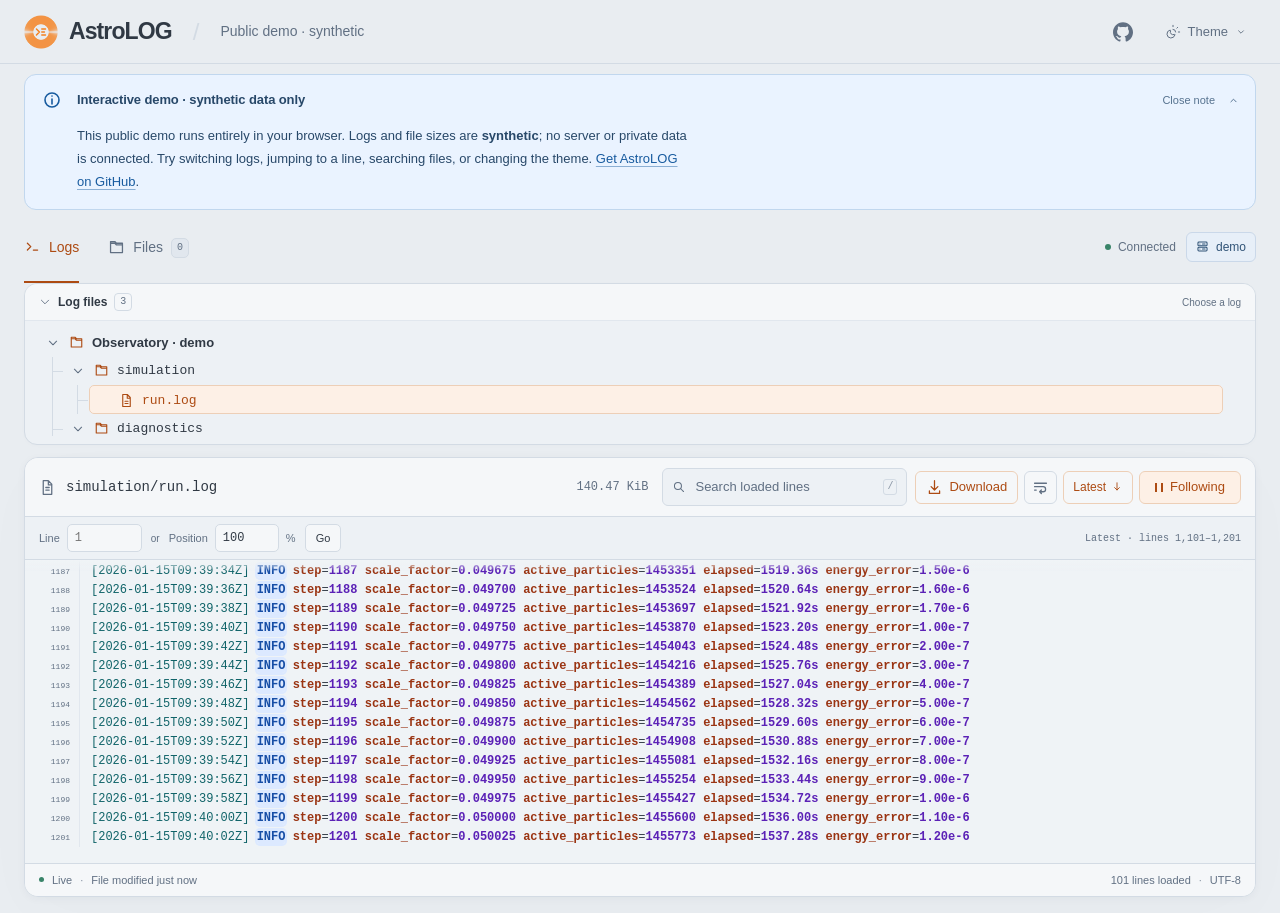
<file: docs/index.html>
<!doctype html>
<html lang="en" data-theme="light">
<head>
  <meta charset="utf-8">
  <meta name="viewport" content="width=device-width, initial-scale=1">
  <meta name="theme-color" content="#e9edf1">
  <meta name="astrolog-ui-version" content="0.4.2">
  <script src="./static/theme.js"></script>
  <title>AstroLOG · Interactive demo</title>
  <link rel="icon" href="./favicon.ico?v=20261023-brand2" type="image/x-icon">
  <link rel="icon" href="./favicon-32.png?v=20261023-brand2" type="image/png" sizes="32x32">
  <link rel="icon" href="./astrolog-mark.svg?v=20261023-brand2" type="image/svg+xml" sizes="any">
  <link rel="apple-touch-icon" href="./apple-touch-icon.png?v=20261023-brand2" sizes="180x180">
  <link rel="stylesheet" href="./styles.css">
  <meta name="description" content="Try AstroLOG: a live log viewer. This interactive demo uses synthetic data entirely in your browser.">
  <script src="./demo-adapter.js" defer></script>
  <script src="./app.js" defer></script>
</head>
<body>
  <!-- This is deliberately synthetic. Protected logs are never loaded behind the gate. -->
  <div id="placeholder-workspace" class="placeholder-workspace" aria-hidden="true" inert>
    <div class="placeholder-header"><span class="placeholder-brand"><img src="./astrolog-mark.svg?v=20261023-brand2" alt="" width="34" height="34"></span><span class="placeholder-block short"></span><span class="placeholder-block tiny"></span></div>
    <div class="placeholder-body"><div class="placeholder-tabs"><span class="placeholder-block tiny"></span><span class="placeholder-block tiny"></span></div><div class="placeholder-terminal"><div class="placeholder-toolbar"><span class="placeholder-block short"></span></div><div class="placeholder-lines"><i></i><i></i><i></i><i></i><i></i><i></i><i></i><i></i><i></i><i></i><i></i><i></i><i></i><i></i><i></i><i></i><i></i><i></i></div></div></div>
  </div>

  <section id="auth-gate" class="auth-gate" aria-label="Workspace access">
    <div class="auth-card">
      <div class="auth-brand"><span class="brand-icon" aria-hidden="true"><img src="./astrolog-mark.svg?v=20261023-brand2" alt="" width="34" height="34"></span><span>AstroLOG</span></div>
      <h1>Your logs, in focus.</h1>
      <p class="auth-description" id="auth-description">Checking workspace access…</p>
      <form id="auth-form" autocomplete="off">
        <label for="auth-token">Access passphrase</label>
        <input id="auth-token" name="token" type="password" autocomplete="off" spellcheck="false" placeholder="Enter your passphrase" required>
        <div id="auth-error" class="auth-error" role="alert" hidden></div>
        <button id="auth-submit" class="auth-submit" type="submit" disabled><span>Open workspace</span><svg viewBox="0 0 20 20" aria-hidden="true"><path d="M4 10h12m-5-5 5 5-5 5"/></svg></button>
      </form>
      <div class="auth-footnote"><svg viewBox="0 0 20 20" aria-hidden="true"><rect x="4" y="8" width="12" height="9" rx="2"/><path d="M6.5 8V5.5a3.5 3.5 0 0 1 7 0V8"/></svg>Private workspace · Read-only access</div>
      <label class="auth-theme-toggle"><select id="auth-theme-mode" aria-label="Appearance"><option value="auto">System</option><option value="light">Light</option><option value="dark">Dark</option></select></label>
    </div>
  </section>

  <div id="workspace" class="workspace" hidden>
    <header class="topbar">
      <a class="brand" href="./" aria-label="AstroLOG home"><span class="brand-icon" aria-hidden="true"><img src="./astrolog-mark.svg?v=20261023-brand2" alt="" width="34" height="34"></span><span id="brand-title">AstroLOG</span></a>
      <span class="project-divider" aria-hidden="true">/</span><span id="project-title" class="project-title">Workspace</span>
      <div class="topbar-actions"><a class="source-link" href="https://github.com/DingdingLuan/AstroLOG" target="_blank" rel="noopener noreferrer" title="View source on GitHub" aria-label="View source on GitHub"><svg class="github-mark" data-brand="github" viewBox="0 0 98 96" aria-hidden="true"><path d="M41.4395 69.3848C28.8066 67.8535 19.9062 58.7617 19.9062 46.9902C19.9062 42.2051 21.6289 37.0371 24.5 33.5918C23.2559 30.4336 23.4473 23.7344 24.8828 20.959C28.7109 20.4805 33.8789 22.4902 36.9414 25.2656C40.5781 24.1172 44.4062 23.543 49.0957 23.543C53.7852 23.543 57.6133 24.1172 61.0586 25.1699C64.0254 22.4902 69.2891 20.4805 73.1172 20.959C74.457 23.543 74.6484 30.2422 73.4043 33.4961C76.4668 37.1328 78.0937 42.0137 78.0937 46.9902C78.0937 58.7617 69.1934 67.6621 56.3691 69.2891C59.623 71.3945 61.8242 75.9883 61.8242 81.252L61.8242 91.2051C61.8242 94.0762 64.2168 95.7031 67.0879 94.5547C84.4102 87.9512 98 70.6289 98 49.1914C98 22.1074 75.9883 6.69539e-07 48.9043 4.309e-07C21.8203 1.92261e-07 -1.9479e-07 22.1074 -4.3343e-07 49.1914C-6.20631e-07 70.4375 13.4941 88.0469 31.6777 94.6504C34.2617 95.6074 36.75 93.8848 36.75 91.3008L36.75 83.6445C35.4102 84.2188 33.6875 84.6016 32.1562 84.6016C25.8398 84.6016 22.1074 81.1563 19.4277 74.7441C18.375 72.1602 17.2266 70.6289 15.0254 70.3418C13.877 70.2461 13.4941 69.7676 13.4941 69.1934C13.4941 68.0449 15.4082 67.1836 17.3223 67.1836C20.0977 67.1836 22.4902 68.9063 24.9785 72.4473C26.8926 75.2227 28.9023 76.4668 31.2949 76.4668C33.6875 76.4668 35.2187 75.6055 37.4199 73.4043C39.0469 71.7773 40.291 70.3418 41.4395 69.3848Z"/></svg></a><label class="theme-toggle"><svg id="theme-icon" viewBox="0 0 20 20" aria-hidden="true"><rect x="2" y="3" width="16" height="11" rx="2"/><path d="M7 18h6m-3-4v4"/></svg><select id="theme-mode" aria-label="Appearance"><option value="auto">System</option><option value="light">Light</option><option value="dark">Dark</option></select></label><span id="auth-divider" class="action-divider"></span><button id="logout-button" class="logout-button" type="button">Sign out<svg viewBox="0 0 20 20" aria-hidden="true"><path d="M8 4H4v12h4m4-10 4 4-4 4m-5-4h9"/></svg></button></div>
    </header>

    <main class="main-content">
      <section id="announcement-card" class="announcement-card" hidden aria-label="Workspace information">
        <button type="button" id="announcement-toggle" class="announcement-toggle" aria-expanded="false" aria-controls="announcement-body">
          <span class="announcement-mark" aria-hidden="true"><svg viewBox="0 0 20 20"><circle cx="10" cy="10" r="7"/><path d="M10 9v5m0-8v.1"/></svg></span>
          <span class="announcement-heading"><strong id="announcement-title">About this workspace</strong><span id="announcement-summary"></span></span>
          <span class="announcement-action" id="announcement-action">Read note</span><svg class="announcement-chevron" viewBox="0 0 20 20" aria-hidden="true"><path d="m6 8 4 4 4-4"/></svg>
        </button>
        <div id="announcement-body" class="markdown-body" hidden></div>
      </section>
      <div class="workspace-navigation"><nav class="tabs" role="tablist" aria-label="Workspace views"><button class="tab active" id="logs-tab" type="button" role="tab" aria-controls="logs-panel" aria-selected="true"><svg viewBox="0 0 20 20" aria-hidden="true"><path d="m4 5 4 4-4 4m7 0h5"/></svg>Logs</button><button class="tab" id="inventory-tab" type="button" role="tab" aria-controls="inventory-panel" aria-selected="false"><svg viewBox="0 0 20 20" aria-hidden="true"><path d="M3 5h5l2 2h7v9H3Zm0 0V3h5l2 2h7v2"/></svg>Files<span class="tab-count" id="inventory-count">—</span></button></nav><span class="connection-state"><span class="connection-health"><span class="status-dot" id="connection-dot"></span><span id="connection-label">Connecting</span></span><span id="connection-server" class="connection-server" hidden><svg viewBox="0 0 20 20" aria-hidden="true"><rect x="3" y="3" width="14" height="6" rx="1.5"/><rect x="3" y="11" width="14" height="6" rx="1.5"/><path d="M6 6h.01M6 14h.01M10 6h4M10 14h4"/></svg><span class="visually-hidden">Server: </span><span id="connection-server-name" class="connection-server-name"></span></span></span></div>

      <section class="viewer-layout" id="logs-panel" role="tabpanel" aria-labelledby="logs-tab">
        <div class="explorer-section explorer-surface" id="log-explorer-surface"><div class="explorer-header"><button type="button" id="log-explorer-toggle" class="explorer-toggle" aria-expanded="true" aria-controls="log-explorer-region"><svg viewBox="0 0 20 20" aria-hidden="true"><path d="m7 4 6 6-6 6"/></svg><span>Log files</span><span class="explorer-file-count" id="log-explorer-count"></span></button><span class="explorer-hint">Choose a log</span></div><div id="log-explorer-region" class="explorer-region"><nav id="log-explorer" class="log-explorer navigation-tree" aria-label="Log files"></nav></div></div>
        <div class="viewer-card content-surface" id="log-content">
        <div class="log-toolbar">
          <div class="selected-file"><svg viewBox="0 0 20 20" aria-hidden="true"><path d="M5 2h6l4 4v12H5Zm6 0v5h4M8 10h4m-4 3h4"/></svg><button type="button" id="selected-file-label" class="selected-file-path" aria-controls="log-explorer-region" aria-expanded="true">Opening file…</button><span class="file-size" id="file-size">—</span><span class="visually-hidden" id="file-path"></span></div>
          <div class="log-tools">
            <div class="search-wrap"><svg viewBox="0 0 20 20" aria-hidden="true"><circle cx="8.5" cy="8.5" r="5"/><path d="m12.5 12.5 4 4"/></svg><input type="search" id="log-search" placeholder="Search loaded lines" aria-label="Search loaded log lines" autocomplete="off" spellcheck="false"><kbd id="search-shortcut">/</kbd><button type="button" id="search-next" class="search-next" aria-label="Next search result" title="Next match (Enter)" hidden>↓</button></div>
            <div class="log-action-buttons">
              <a id="download-log" class="icon-button download-button" aria-label="Download log file" title="Download this log" download><svg viewBox="0 0 20 20" aria-hidden="true"><path d="M10 2v11m-4-4 4 4 4-4M4 14v3h12v-3"/></svg><span>Download</span></a>
              <button type="button" class="icon-button" id="wrap-toggle" aria-label="Wrap long lines" aria-pressed="false" title="Wrap long lines"><svg viewBox="0 0 20 20" aria-hidden="true"><path d="M3 5h14M3 9h10a3 3 0 1 1 0 6H9m2-2-2 2 2 2M3 13h2"/></svg></button>
              <button type="button" class="position-latest" id="jump-latest-button">Latest<svg viewBox="0 0 20 20" aria-hidden="true"><path d="M10 3v12m-4-4 4 4 4-4"/></svg></button>
              <button class="follow-button active" id="follow-toggle" type="button" aria-pressed="true"><span class="follow-indicator" aria-hidden="true"></span><span id="follow-label">Following</span></button>
            </div>
          </div>
        </div>
        <div class="position-toolbar">
          <div class="position-summary"><button type="button" class="navigate-toggle" id="navigate-toggle" aria-expanded="true" aria-controls="navigate-region"><svg viewBox="0 0 20 20" aria-hidden="true"><path d="M10 3v14M3 10h14m-7-7-2 2m2-2 2 2m5 5-2-2m2 2-2 2m-5 5 2-2m-2 2-2-2M3 10l2 2m-2-2 2-2"/></svg><span>Navigate</span><svg class="navigate-chevron" viewBox="0 0 20 20" aria-hidden="true"><path d="m6 8 4 4 4-4"/></svg></button><span id="jump-status" class="jump-status" role="status">Latest output</span></div>
          <div id="navigate-region" class="position-controls"><label for="jump-line">Line<input type="number" id="jump-line" min="1" step="1" placeholder="1" inputmode="numeric"></label><span class="position-or">or</span><label for="jump-percent"><span class="position-full-label">Position</span><span class="position-short-label">Pos.</span><input type="number" id="jump-percent" min="0" max="100" step="0.1" value="100" inputmode="decimal"><span>%</span></label><button type="button" class="position-go" id="jump-go">Go</button></div>
        </div>
        <div id="viewer-notice" class="viewer-notice" role="status" hidden></div>
        <div class="log-area"><div class="top-fade" aria-hidden="true"></div><div id="log-viewport" class="log-viewport" tabindex="0" aria-label="Log contents. Scroll up for older lines."><div class="history-status" id="history-status" aria-live="polite"></div><div id="log-lines" class="log-lines" role="log" aria-live="off" aria-label="Log lines"></div><div class="log-empty" id="log-empty"><span class="empty-icon" aria-hidden="true">›_</span><strong>Opening your log</strong><span>New lines will appear here.</span></div></div><div id="log-loading" class="log-loading" role="status" hidden><span class="loading-spinner" aria-hidden="true"></span><span id="log-loading-text">Opening file…</span></div><button type="button" id="jump-latest" class="jump-latest" hidden><svg viewBox="0 0 20 20" aria-hidden="true"><path d="M10 3v12m-4-4 4 4 4-4"/></svg><span id="jump-label">Back to latest</span></button></div>
        <footer class="viewer-footer"><div><span class="status-dot" id="stream-dot"></span><span id="stream-status">Connecting</span><span class="footer-separator">·</span><span id="log-update-time">Waiting for output</span></div><div><span id="search-count" class="search-count"></span><span id="loaded-lines">0 lines loaded</span><span class="footer-separator">·</span><span>UTF-8</span></div></footer>
        </div>
      </section>

      <section class="viewer-layout inventory-panel" id="inventory-panel" role="tabpanel" aria-labelledby="inventory-tab" hidden>
        <div class="folder-section explorer-surface" id="folder-explorer-surface"><div class="explorer-header"><button type="button" id="folder-explorer-toggle" class="explorer-toggle" aria-expanded="true" aria-controls="folder-explorer-region"><svg viewBox="0 0 20 20" aria-hidden="true"><path d="m7 4 6 6-6 6"/></svg><span>Folders</span></button><span class="explorer-hint">Browse configured sources</span></div><div id="folder-explorer-region" class="explorer-region"><nav id="folder-tree" class="navigation-tree" aria-label="Folder tree"></nav></div></div>
        <div class="viewer-card content-surface" id="inventory-content">
        <div class="inventory-heading"><div class="inventory-heading-left"><svg viewBox="0 0 20 20" aria-hidden="true"><path d="M3 5h5l2 2h7v9H3Zm0 0V3h5l2 2h7v2"/></svg><span id="inventory-location">Files</span><span class="inventory-patterns" id="inventory-patterns"></span></div><div class="inventory-toolbar-actions"><div class="search-wrap inventory-search-wrap"><svg viewBox="0 0 20 20" aria-hidden="true"><circle cx="8.5" cy="8.5" r="5"/><path d="m12.5 12.5 4 4"/></svg><input type="search" id="inventory-search" maxlength="256" placeholder="Search all files" aria-label="Search filenames across all configured sources" autocomplete="off" spellcheck="false"></div><button type="button" class="refresh-button" id="refresh-inventory"><svg viewBox="0 0 20 20" aria-hidden="true"><path d="M16 7a6 6 0 1 0 0 6M16 3v4h-4"/></svg><span>Refresh</span></button></div></div>
        <div class="inventory-summary"><span id="inventory-summary">Loading file metadata…</span><span id="inventory-updated">—</span></div>
        <div id="inventory-search-status" class="inventory-search-status" role="status" hidden></div>
        <div class="inventory-table-wrap"><table class="inventory-table"><thead><tr><th scope="col">Name</th><th scope="col">Size</th><th scope="col" class="modified-column">Modified</th></tr></thead><tbody id="inventory-body"></tbody></table><div id="inventory-empty" class="inventory-empty" hidden>No matching files.</div></div>
        <footer class="inventory-footer"><span id="inventory-page-info">Page 1</span><div><button type="button" class="pagination-button" id="inventory-prev" disabled>← Previous</button><button type="button" class="pagination-button" id="inventory-next" disabled>Next →</button></div></footer>
        </div>
      </section>
    </main>
  </div>
  <noscript><div class="noscript-message">Enable JavaScript to open this workspace.</div></noscript>
</body>
</html>
</file>
<file: docs/styles.css>
@charset "UTF-8";
:root {
  color-scheme: light;
  --bg: #e9edf1;
  --panel: #f5f7f9;
  --panel-subtle: #edf1f5;
  --log-bg: #eff3f6;
  --text: #303944;
  --muted: #617083;
  --dim: #8793a2;
  --border: #d3dbe4;
  --border-soft: #e1e7ee;
  --accent: #ad4b13;
  --accent-hover: #963e0d;
  --accent-soft: #fdf0e6;
  --accent-border: #edcfb7;
  --green: #398469;
  --warning: #ac7a29;
  --error: #bb4f43;
  --shadow: 0 2px 8px #2232480a, 0 18px 70px #22324804;
  --token-error: #b42318;
  --token-warning: #854d0e;
  --token-info: #174ea6;
  --token-debug: #6d28d9;
  --token-trace: #475569;
  --token-success: #166534;
  --token-number: #5b21b6;
  --token-key: #9a3412;
  --machine-bg: #e7eff8;
  --machine-border: #cad8e9;
  --machine-text: #315477;
  --mono: "SFMono-Regular", Consolas, "Liberation Mono", Menlo, monospace;
  --sans: Inter, -apple-system, BlinkMacSystemFont, "Segoe UI", sans-serif;
}
html[data-theme="dark"] {
  color-scheme: dark;
  --bg: #151515;
  --panel: #1d1d1c;
  --panel-subtle: #222220;
  --log-bg: #1b1b1a;
  --text: #e6e4df;
  --muted: #a09c94;
  --dim: #68665f;
  --border: #383630;
  --border-soft: #2d2c28;
  --accent: #fb994e;
  --accent-hover: #ffad70;
  --accent-soft: #3c2b1d;
  --accent-border: #684329;
  --green: #8abea7;
  --warning: #d5b77f;
  --error: #e3978b;
  --shadow: 0 3px 12px #0002, 0 18px 70px #0001;
  --token-error: #e99d94;
  --token-warning: #dfba78;
  --token-info: #8ebfd0;
  --token-debug: #c4addd;
  --token-trace: #b7b1a8;
  --token-success: #98c6a6;
  --token-number: #c8afe2;
  --token-key: #d4b38c;
  --machine-bg: #23313d;
  --machine-border: #3a536c;
  --machine-text: #afc9df;
}
* { box-sizing: border-box; }
html { height: 100%; scrollbar-color: var(--border) transparent; scrollbar-width: thin; }
body { height: 100%; margin: 0; background: var(--bg); color: var(--text); font: 15px/1.5 var(--sans); -webkit-font-smoothing: antialiased; }
button, input, select { font: inherit; }
button, a, input, select { -webkit-tap-highlight-color: transparent; }
button { cursor: pointer; color: inherit; }
button:disabled { cursor: default; opacity: .42; }
button, select, input { touch-action: manipulation; }
button:focus-visible, a:focus-visible, select:focus-visible, input:focus-visible { outline: 2px solid var(--accent); outline-offset: 4px; }
a { color: inherit; text-decoration: none; }
svg { width: 19px; height: 19px; fill: none; stroke: currentColor; stroke-width: 1.5; stroke-linecap: round; stroke-linejoin: round; flex-shrink: 0; }
[hidden] { display: none !important; }
::selection { background: var(--accent-border); color: var(--text); }
.workspace { display: flex; flex-direction: column; height: 100dvh; min-height: 460px; }
.topbar { height: 82px; flex: none; border-bottom: 1px solid var(--border); padding: 0 34px; display: flex; align-items: center; gap: 21px; }
.brand, .auth-brand { display: flex; align-items: center; gap: 11px; font-size: 23px; font-weight: 650; letter-spacing: -.9px; }
.brand-icon { width: 34px; height: 34px; display: grid; place-items: center; flex: none; border-radius: 50%; }
.brand-icon img, .placeholder-brand img { display: block; width: 100%; height: 100%; object-fit: contain; }
.brand-period { color: var(--accent); }
.project-divider { font-size: 24px; color: var(--border); font-weight: 300; }
.project-title { color: var(--muted); font-size: 14px; white-space: nowrap; overflow: hidden; text-overflow: ellipsis; }
.topbar-actions { margin-left: auto; display: flex; align-items: center; gap: 16px; flex: none; }
.logout-button { display: flex; align-items: center; gap: 7px; background: none; border: 0; color: var(--muted); font-size: 12px; padding: 6px 0; }
.theme-toggle, .auth-theme-toggle { position: relative; display: inline-flex; align-items: center; color: var(--muted); }
.theme-toggle svg, .logout-button svg { width: 16px; height: 16px; }
.theme-toggle:hover, .logout-button:hover, .auth-theme-toggle:hover { color: var(--accent); }
.theme-toggle { min-width: 34px; min-height: 34px; }
.theme-toggle select, .auth-theme-toggle select { border: 0; background: transparent; color: inherit; cursor: pointer; padding: 5px 2px; font-size: inherit; }
.theme-toggle select option, .auth-theme-toggle select option { color: var(--text); background: var(--panel); }
.auth-theme-toggle { display: flex; width: fit-content; }
.theme-trigger { display: inline-flex; align-items: center; justify-content: center; gap: 7px; min-height: 34px; padding: 6px 8px; border: 1px solid transparent; border-radius: 6px; background: transparent; color: var(--muted); font-size: 13px; line-height: 20px; }
.theme-trigger:hover, .theme-trigger[aria-expanded="true"] { color: var(--text); background: var(--panel-subtle); border-color: var(--border); }
.theme-trigger:focus-visible { outline: 2px solid var(--accent); outline-offset: 2px; }
.theme-trigger .theme-chevron { width: 12px; height: 12px; }
.theme-trigger .theme-label { display: block; font-size: inherit; }
.theme-menu { position: fixed; z-index: 100; width: 188px; max-width: calc(100vw - 24px); padding: 5px; border: 1px solid var(--border); border-radius: 8px; background: var(--panel); color: var(--text); box-shadow: 0 8px 28px #0003; }
.theme-option { display: flex; align-items: center; gap: 10px; width: 100%; min-height: 40px; padding: 9px 10px; border: 0; border-radius: 5px; background: transparent; color: var(--muted); font-size: 14px; line-height: 20px; text-align: left; }
.theme-option svg { width: 17px; height: 17px; }
.theme-option:hover, .theme-option:focus-visible { color: var(--text); background: var(--panel-subtle); outline: none; }
.theme-option[aria-checked="true"] { color: var(--accent); background: var(--accent-soft); }
.theme-option .theme-option-label { display: block; flex: 1; font-size: 14px; }
.theme-option-check { margin-left: auto; opacity: 0; }
.theme-option[aria-checked="true"] .theme-option-check { opacity: 1; }
@media (max-width: 480px) {
  .theme-toggle { justify-content: center; }
  .theme-toggle .theme-trigger { padding: 6px 8px; }
  .theme-toggle .theme-trigger .theme-chevron { display: none; }
}
.action-divider { width: 1px; height: 16px; background: var(--border); }
.main-content { padding: 0 34px 27px; display: flex; flex: 1; flex-direction: column; min-height: 0; }
.workspace-navigation { display: flex; align-items: center; justify-content: space-between; min-height: 73px; height: auto; flex: none; gap: 15px; }
.tabs { height: 73px; display: flex; flex-shrink: 0; gap: 29px; }
.tab { display: flex; align-items: center; gap: 8px; border: 0; border-bottom: 2px solid transparent; background: none; color: var(--muted); padding: 4px 0 0; font-size: 14px; font-weight: 500; }
.tab svg { width: 17px; height: 17px; }
.tab:hover { color: var(--text); }
.tab.active { color: var(--accent); border-bottom-color: var(--accent); }
.tab-count { font-size: 10px; font-family: var(--mono); line-height: 1.4; padding: 2px 5px; background: var(--border-soft); border: 1px solid var(--border); color: var(--muted); border-radius: 5px; }
.connection-state { display: flex; align-items: center; justify-content: flex-end; gap: 10px; min-width: 0; color: var(--muted); font-size: 12px; }
.connection-health { display: inline-flex; align-items: center; gap: 7px; flex: none; white-space: nowrap; }
#connection-label { flex: none; }
.connection-server { display: inline-flex; align-items: center; gap: 7px; min-width: 0; max-width: min(45vw, 480px); min-height: 30px; padding: 5px 9px; border: 1px solid var(--machine-border); border-radius: 6px; background: var(--machine-bg); color: var(--machine-text); font: 12px/1.5 var(--sans); margin: 8px 0; }
.connection-server svg { width: 13px; height: 13px; flex: none; stroke-width: 1.6; }
.connection-server-name { min-width: 0; white-space: normal; overflow-wrap: anywhere; }
.status-dot { width: 6px; height: 6px; background: var(--dim); border-radius: 50%; display: inline-block; flex: none; }
.status-dot.live { background: var(--green); }
.status-dot.warning { background: var(--warning); }
.status-dot.error { background: var(--error); }
.viewer-card { display: flex; flex: 1; flex-direction: column; min-height: 0; overflow: hidden; border: 1px solid var(--border); border-radius: 11px; background: var(--panel); box-shadow: var(--shadow); }
.log-toolbar { display: flex; align-items: center; justify-content: space-between; gap: 20px; padding: 15px 19px; background: var(--panel); border-bottom: 1px solid var(--border); flex: none; }
.selected-file { display: flex; align-items: center; gap: 10px; min-width: 0; }
.selected-file > svg { color: var(--muted); width: 17px; height: 17px; }
.selected-file select, #inventory-source { font-size: 13px; font-weight: 500; background: transparent; color: var(--text); border: 0; min-width: 0; max-width: min(32vw, 420px); text-overflow: ellipsis; cursor: pointer; padding: 2px 20px 2px 0; }
.selected-file select option, #inventory-source option { color: var(--text); background: var(--panel); }
.file-size { font-size: 10px; font-family: var(--mono); color: var(--muted); white-space: nowrap; flex: none; }
.log-tools { display: flex; align-items: center; gap: 8px; flex: none; }
.search-wrap { display: flex; align-items: center; gap: 7px; width: 245px; padding: 7px 9px; background: var(--panel-subtle); border: 1px solid var(--border); border-radius: 6px; color: var(--muted); }
.search-wrap svg { width: 14px; height: 14px; }
.search-wrap input { width: 100%; min-width: 0; background: none; border: 0; color: var(--text); font-size: 11px; outline: none; }
.search-wrap input::placeholder { color: var(--muted); }
.search-wrap:focus-within { border-color: var(--accent); }
.search-wrap kbd { font: 10px/1.2 var(--mono); border: 1px solid var(--border); color: var(--dim); border-radius: 3px; padding: 1px 3px; }
.search-next { border: 0; border-radius: 3px; padding: 0 4px; background: var(--accent-soft); color: var(--accent); font-size: 14px; }
.icon-button { width: 33px; height: 33px; display: grid; place-items: center; background: transparent; border: 1px solid var(--border); border-radius: 6px; color: var(--muted); }
.icon-button svg { width: 17px; height: 17px; }
.icon-button[aria-pressed="true"] { background: var(--accent-soft); border-color: var(--accent-border); color: var(--accent); }
@media (hover: hover) and (pointer: fine) { .icon-button:hover { background: var(--accent-soft); border-color: var(--accent-border); color: var(--accent); } }
.follow-button { display: flex; align-items: center; justify-content: center; gap: 7px; height: 33px; min-width: 102px; background: var(--panel-subtle); border: 1px solid var(--border); border-radius: 6px; color: var(--muted); padding: 6px 11px; font-size: 11px; font-weight: 500; }
.follow-button.active { background: var(--accent-soft); border-color: var(--accent-border); color: var(--accent); }
.follow-indicator { width: 8px; height: 9px; border-left: 2px solid currentColor; border-right: 2px solid currentColor; }
.follow-button:not(.active) .follow-indicator { width: 0; height: 0; border-left: 7px solid currentColor; border-right: 0; border-top: 4px solid transparent; border-bottom: 4px solid transparent; }
.viewer-notice { padding: 9px 19px; background: var(--accent-soft); color: var(--warning); border-bottom: 1px solid var(--accent-border); font-size: 12px; flex: none; }
.log-area { position: relative; background: var(--log-bg); flex: 1; min-height: 0; }
.log-viewport { height: 100%; overflow: auto; scrollbar-gutter: stable; scrollbar-width: thin; scrollbar-color: var(--border) transparent; overscroll-behavior: contain; overflow-anchor: none; outline: none; padding: 18px 0 25px; }
.top-fade { position: absolute; top: 0; right: 12px; left: 0; height: 17px; background: linear-gradient(var(--log-bg), transparent); pointer-events: none; z-index: 2; }
.history-status { color: var(--dim); text-align: center; font-size: 10px; min-height: 0; }
.history-status:not(:empty) { padding: 2px 15px 13px; }
.log-lines { min-width: 100%; width: max-content; font: 14px/24px var(--mono); font-variant-ligatures: none; }
.log-line { display: grid; grid-template-columns: 82px minmax(0,1fr); min-height: 24px; padding-right: 22px; white-space: pre; color: var(--text); }
.log-line:hover { background: var(--panel-subtle); }
.line-offset { position: sticky; left: 0; padding-right: 15px; margin-right: 19px; border-right: 1px solid var(--border-soft); color: var(--dim); font-size: 9px; text-align: right; background: var(--log-bg); user-select: none; display: flex; align-items: center; justify-content: flex-end; }
.log-content { min-width: 0; white-space: pre; }
.log-timestamp { color: var(--muted); }
.log-keyword { color: var(--accent); }
.log-keyword.file { color: var(--text); }
.log-keyword.error { color: var(--error); }
.log-keyword.warning { color: var(--warning); }
.log-line.new-line { animation: line-arrive .3s ease-out both; }
.log-line.search-match { background: var(--accent-soft); }
.log-line.current-match { box-shadow: inset 2px 0 var(--accent); }
mark { background: var(--accent-border); color: var(--text); border-radius: 2px; }
.wrap-lines .log-lines { width: 100%; }
.wrap-lines .log-line { white-space: normal; }
.wrap-lines .log-content { white-space: pre-wrap; overflow-wrap: anywhere; }
.log-empty { height: 100%; min-height: 250px; display: flex; flex-direction: column; align-items: center; justify-content: center; gap: 11px; color: var(--muted); font-size: 13px; }
.log-empty strong { font-size: 16px; font-weight: 500; color: var(--text); }
.empty-icon { font: 27px/1 var(--mono); color: var(--accent); padding: 13px 16px; background: var(--accent-soft); border: 1px solid var(--accent-border); border-radius: 13px; margin-bottom: 6px; }
.jump-latest { position: absolute; bottom: 23px; left: 50%; transform: translateX(-50%); display: flex; align-items: center; gap: 7px; padding: 9px 15px; white-space: nowrap; border: 1px solid var(--accent-border); border-radius: 24px; background: var(--panel); color: var(--accent); box-shadow: 0 3px 18px #30261b19; font-size: 12px; animation: badge-in .2s ease-out; }
.jump-latest svg { width: 14px; height: 14px; }
.viewer-footer { display: flex; align-items: center; justify-content: space-between; gap: 15px; padding: 10px 18px; border-top: 1px solid var(--border); background: var(--panel); color: var(--muted); font-size: 10px; line-height: 1.5; flex: none; }
.viewer-footer > div { display: flex; align-items: center; gap: 8px; flex-wrap: wrap; }
.viewer-footer .status-dot { width: 5px; height: 5px; }
.footer-separator { color: var(--dim); }
.search-count { color: var(--accent); }
.inventory-heading { padding: 17px 20px; display: flex; align-items: center; justify-content: space-between; gap: 20px; border-bottom: 1px solid var(--border); flex: none; }
.inventory-heading-left { display: flex; align-items: center; gap: 10px; min-width: 0; }
.inventory-heading-left > svg { color: var(--accent); }
#inventory-source { max-width: 350px; font-size: 14px; }
.inventory-patterns { color: var(--muted); font: 10px/1.5 var(--mono); padding: 3px 7px; background: var(--panel-subtle); border: 1px solid var(--border); border-radius: 4px; white-space: nowrap; overflow: hidden; text-overflow: ellipsis; }
.inventory-patterns:empty { display: none; }
.refresh-button { display: flex; align-items: center; gap: 7px; border: 1px solid var(--border); background: var(--panel); color: var(--muted); padding: 7px 11px; border-radius: 6px; font-size: 12px; }
.refresh-button svg { width: 15px; height: 15px; }
.refresh-button:hover { color: var(--accent); background: var(--accent-soft); border-color: var(--accent-border); }
.inventory-summary { display: flex; align-items: center; justify-content: space-between; gap: 20px; padding: 14px 22px; color: var(--muted); font-size: 12px; border-bottom: 1px solid var(--border); background: var(--panel-subtle); flex: none; }
.inventory-summary strong { color: var(--text); font-weight: 500; }
.inventory-summary > span:last-child { font-size: 10px; }
.inventory-total { font-family: var(--mono); }
.inventory-table-wrap { flex: 1; overflow: auto; min-height: 0; }
.inventory-table { width: 100%; border-collapse: collapse; text-align: left; }
.inventory-table th { position: sticky; top: 0; z-index: 1; color: var(--muted); background: var(--panel); font-size: 11px; font-weight: 500; padding: 12px 22px; border-bottom: 1px solid var(--border); }
.inventory-table td { padding: 15px 22px; border-bottom: 1px solid var(--border-soft); font-size: 13px; color: var(--text); }
.inventory-table td:nth-child(2) { font: 12px/1.5 var(--mono); color: var(--muted); white-space: nowrap; }
.inventory-table td:nth-child(3) { font-size: 11px; color: var(--muted); white-space: nowrap; }
.inventory-table td:first-child { max-width: 650px; }
.inventory-file-name { display: flex; align-items: center; gap: 12px; min-width: 0; }
.inventory-file-name > span:last-child { overflow: hidden; text-overflow: ellipsis; white-space: nowrap; }
.file-icon { width: 32px; height: 36px; display: grid; place-items: center; background: var(--accent-soft); color: var(--accent); border: 1px solid var(--accent-border); border-radius: 7px; flex: none; }
.file-icon svg { width: 18px; height: 18px; }
.inventory-table tr:hover td { background: var(--panel-subtle); }
.inventory-empty { text-align: center; padding: 80px 25px; color: var(--muted); font-size: 13px; }
.inventory-footer { display: flex; align-items: center; justify-content: space-between; gap: 20px; padding: 13px 20px; color: var(--muted); font-size: 11px; border-top: 1px solid var(--border); flex: none; }
.inventory-footer > div { display: flex; gap: 8px; }
.pagination-button { padding: 7px 10px; font-size: 11px; color: var(--muted); border: 1px solid var(--border); border-radius: 5px; background: var(--panel); }
.pagination-button:hover:not(:disabled) { color: var(--accent); border-color: var(--accent-border); background: var(--accent-soft); }
.placeholder-workspace { position: fixed; inset: 0; filter: blur(7px); opacity: .58; user-select: none; pointer-events: none; background: var(--bg); }
.placeholder-header { display: flex; align-items: center; gap: 20px; height: 82px; padding: 0 34px; border-bottom: 1px solid var(--border); }
.placeholder-brand { width: 34px; height: 34px; display: grid; place-items: center; flex: none; border-radius: 50%; }
.placeholder-block { display: inline-block; height: 11px; border-radius: 4px; background: var(--border); }
.placeholder-block.short { width: 130px; }.placeholder-block.tiny { width: 60px; }
.placeholder-body { padding: 0 34px 27px; }
.placeholder-tabs { display: flex; align-items: center; gap: 28px; height: 73px; }
.placeholder-terminal { height: calc(100vh - 182px); border: 1px solid var(--border); border-radius: 11px; background: var(--log-bg); overflow: hidden; }
.placeholder-toolbar { height: 63px; border-bottom: 1px solid var(--border); display: flex; align-items: center; padding: 0 22px; }
.placeholder-lines { padding: 27px 44px; display: flex; flex-direction: column; gap: 18px; }
.placeholder-lines i { display: block; width: 73%; height: 8px; border-radius: 3px; background: var(--border); opacity: .6; }
.placeholder-lines i:nth-child(3n) { width: 55%; }.placeholder-lines i:nth-child(4n) { width: 84%; }.placeholder-lines i:nth-child(5n) { width: 64%; }
.auth-gate { position: fixed; inset: 0; z-index: 20; display: flex; align-items: center; justify-content: center; background: color-mix(in srgb, var(--bg) 43%, transparent); padding: 28px; }
.auth-card { width: 405px; border: 1px solid var(--border); border-radius: 16px; background: var(--panel); box-shadow: 0 18px 90px #2d241b15, 0 2px 12px #2d241b08; padding: 35px 34px 23px; animation: auth-appear .35s ease-out; }
.auth-brand { font-size: 23px; margin-bottom: 29px; }
.auth-card h1 { margin: 0; font-size: 25px; letter-spacing: -.8px; font-weight: 570; }
.auth-description { margin: 9px 0 26px; font-size: 13px; line-height: 1.7; color: var(--muted); }
.auth-card label { display: block; font-size: 11px; font-weight: 500; margin-bottom: 8px; color: var(--text); }
.auth-card input { width: 100%; border: 1px solid var(--border); border-radius: 7px; padding: 11px 12px; font-size: 13px; color: var(--text); background: var(--panel-subtle); outline: none; }
.auth-card input:focus { border-color: var(--accent); box-shadow: 0 0 0 3px var(--accent-soft); }
.auth-card input::placeholder { color: var(--dim); }
.auth-error { font-size: 11px; color: var(--error); margin-top: 10px; line-height: 1.5; }
.auth-submit { display: flex; align-items: center; justify-content: space-between; width: 100%; margin-top: 16px; padding: 12px 13px; background: #f48120; border: 1px solid #e87316; border-radius: 7px; color: #fff; font-size: 13px; font-weight: 550; }
.auth-submit:hover:not(:disabled) { background: #e87519; }
.auth-submit svg { width: 17px; height: 17px; }
.auth-footnote { display: flex; align-items: center; justify-content: center; gap: 6px; color: var(--dim); font-size: 10px; margin: 23px 0 17px; }
.auth-footnote svg { width: 12px; height: 12px; }
.auth-theme-toggle { margin: 0 auto; font-size: 10px; }
.noscript-message { position: fixed; z-index: 30; bottom: 20px; left: 50%; transform: translateX(-50%); padding: 15px 20px; border: 1px solid var(--accent-border); border-radius: 8px; background: var(--panel); color: var(--text); }
.visually-hidden { position: absolute; width: 1px; height: 1px; padding: 0; margin: -1px; overflow: hidden; clip: rect(0,0,0,0); white-space: nowrap; border: 0; }
@keyframes line-arrive { from { opacity: .3; background: var(--accent-soft); } to { opacity: 1; background: transparent; } }
@keyframes badge-in { from { opacity: 0; bottom: 17px; } to { opacity: 1; bottom: 23px; } }
@keyframes auth-appear { from { opacity: 0; transform: translateY(6px); } to { opacity: 1; transform: translateY(0); } }
@media (max-width: 1000px) { .topbar { padding: 0 24px; }.main-content { padding: 0 24px 20px; }.search-wrap { width: 190px; }.log-toolbar { gap: 10px; padding: 14px; }.file-size { display: none; }.log-tools { gap: 6px; }.selected-file select { max-width: 29vw; } }
@media (max-width: 720px) { .topbar { height: 70px; padding: 0 18px; gap: 14px; }.brand { font-size: 20px; gap: 8px; }.brand-icon, .placeholder-brand { width: 30px; height: 30px; }.project-title { font-size: 12px; max-width: 180px; }.project-divider { font-size: 20px; }.topbar-actions { gap: 12px; }.theme-toggle span, .logout-button { font-size: 11px; }.main-content { padding: 0 18px 16px; }.workspace-navigation { height: 64px; }.tabs { gap: 24px; }.connection-state { font-size: 10px; }.log-toolbar { flex-wrap: wrap; padding: 12px 14px; gap: 12px; }.selected-file { width: 100%; }.selected-file select { max-width: calc(100vw - 120px); }.file-size { display: inline; margin-left: auto; }.log-tools { width: 100%; }.search-wrap { width: auto; flex: 1; min-width: 0; }.log-line { grid-template-columns: 66px minmax(0,1fr); }.line-offset { margin-right: 13px; padding-right: 10px; font-size: 8px; }.viewer-footer { padding: 9px 13px; font-size: 9px; }.inventory-heading { padding: 14px; }.inventory-patterns { max-width: 150px; font-size: 9px; }.inventory-summary { padding: 12px 15px; font-size: 11px; }.inventory-table th, .inventory-table td { padding: 12px 15px; }.inventory-table td { font-size: 12px; }.inventory-table td:nth-child(2) { font-size: 10px; }.inventory-table td:first-child { max-width: 280px; }.inventory-file-name { gap: 9px; }.inventory-footer { padding: 12px 14px; } }
@media (max-width: 480px) { body { font-size: 15px; }.workspace { min-height: 500px; }.topbar { height: 65px; padding: 0 14px; gap: 12px; }.brand { font-size: 19px; }.project-title { max-width: 108px; font-size: 10px; }.project-divider { display: none; }.topbar-actions { gap: 10px; }.theme-toggle span { display: none; }.logout-button { font-size: 0; gap: 0; }.logout-button svg { width: 17px; height: 17px; }.main-content { padding: 0 12px 12px; }.workspace-navigation { height: 59px; }.tab { font-size: 13px; gap: 6px; }.tabs { gap: 22px; }.connection-state { font-size: 9px; gap: 5px; }.log-toolbar { padding: 11px 12px; }.selected-file { gap: 8px; }.selected-file select { font-size: 12px; max-width: 62vw; }.file-size { font-size: 9px; }.log-tools { gap: 6px; }.search-wrap { padding: 7px; }.search-wrap input { font-size: 10px; }.search-wrap kbd { display: none; }.follow-button { min-width: 92px; padding: 6px 8px; font-size: 10px; }.icon-button { width: 31px; }.log-lines { font-size: 13px; line-height: 22px; }.log-line { grid-template-columns: 56px minmax(0,1fr); min-height: 22px; padding-right: 15px; }.line-offset { margin-right: 10px; padding-right: 7px; font-size: 7px; }.viewer-footer { font-size: 8px; padding: 9px 10px; gap: 8px; }.viewer-footer > div { gap: 5px; }.viewer-footer > div:last-child > .footer-separator, .viewer-footer > div:last-child > span:last-child { display: none; }.search-count { max-width: 100px; overflow: hidden; white-space: nowrap; text-overflow: ellipsis; }.jump-latest { font-size: 10px; padding: 9px 12px; }.inventory-heading { gap: 10px; padding: 13px; }.inventory-heading-left { gap: 6px; flex-wrap: wrap; }#inventory-source { font-size: 12px; max-width: 220px; }.inventory-patterns { max-width: 190px; margin-left: 25px; }.refresh-button { font-size: 11px; padding: 7px 8px; }.refresh-button span { display: none; }.inventory-summary { align-items: flex-start; gap: 8px; font-size: 10px; }.inventory-summary > span:last-child { display: none; }.inventory-table th { font-size: 10px; }.inventory-table td:first-child { max-width: 210px; }.inventory-table td { font-size: 11px; padding: 11px 12px; }.inventory-table .modified-column { display: none; }.inventory-file-name { gap: 8px; }.file-icon { width: 26px; height: 31px; border-radius: 6px; }.file-icon svg { width: 16px; height: 16px; }.inventory-footer { font-size: 10px; }.pagination-button { font-size: 10px; padding: 6px 8px; }.auth-gate { padding: 20px; }.auth-card { padding: 30px 26px 20px; }.auth-card h1 { font-size: 25px; }.placeholder-header { padding: 0 18px; }.placeholder-body { padding: 0 15px; } }
/* Keep primary controls readable without increasing the log chrome. */
.selected-file select { font-size: 14px; }
.search-wrap input { font-size: 13px; }
.follow-button { font-size: 13px; }
.theme-toggle, .logout-button { font-size: 13px; }
.inventory-table td { font-size: 14px; }
.inventory-table td:nth-child(2) { font-size: 13px; }
.inventory-table td:nth-child(3) { font-size: 12px; }
.inventory-patterns { font-size: 12px; }
.viewer-footer { font-size: 11px; flex-wrap: wrap; row-gap: 5px; }
.viewer-footer > div { min-width: 0; }
.file-size, .inventory-summary > span:last-child { font-size: 12px; }
.inventory-file-name > span:last-child { min-width: 0; }
@media (max-width: 720px) {
  .selected-file select { font-size: 13px; }
  .search-wrap input, .follow-button { font-size: 12px; }
  .theme-toggle span, .logout-button { font-size: 12px; }
  .inventory-table td { font-size: 13px; }
  .inventory-table td:nth-child(2) { font-size: 12px; }
  .viewer-footer { font-size: 10px; }
  .auth-card input { font-size: 16px; }
}
@media (max-width: 480px) {
  .logout-button { font-size: 0; }
  .inventory-table { table-layout: fixed; }
  .inventory-table th:first-child { width: 61%; }
  .inventory-table th:nth-child(2) { width: 39%; }
}
@media (prefers-reduced-motion: reduce) { *, *:before, *:after { animation: none !important; transition: none !important; scroll-behavior: auto !important; } }

/* Always-visible file navigation and bounded log-window navigation. */
.explorer-section { flex: none; padding: 12px 18px 13px; background: var(--panel-subtle); border-bottom: 1px solid var(--border); }
.explorer-section-heading { display: flex; justify-content: space-between; align-items: center; gap: 16px; color: var(--text); font-size: 11px; font-weight: 550; margin-bottom: 9px; }
.explorer-section-heading > span:last-child { font-size: 10px; font-weight: 400; color: var(--muted); }
.log-explorer { display: block; overflow: auto; scrollbar-width: thin; }
.log-source { width: 100%; min-width: 0; max-width: none; }
.source-tree-root, .tree-folder { display: flex; align-items: center; gap: 7px; font-size: 12px; color: var(--muted); padding: 3px 5px; }
.source-tree-root svg, .tree-folder svg { width: 15px; height: 15px; color: var(--accent); }
.source-tree-root span, .tree-folder span { white-space: nowrap; overflow: hidden; text-overflow: ellipsis; }
.tree-branch { border-left: 1px solid var(--border); margin-left: 12px; padding-left: 8px; }
.log-file-entry { display: flex; width: 100%; align-items: center; gap: 8px; padding: 5px 8px; margin-top: 2px; border: 1px solid transparent; border-radius: 5px; background: none; color: var(--text); text-align: left; font-size: 12px; min-width: 0; }
.log-file-entry > svg { width: 14px; height: 14px; color: var(--muted); }
.log-file-entry:hover { background: var(--panel); }
.log-file-entry.active { background: var(--accent-soft); color: var(--accent); border-color: var(--accent-border); }
.log-file-entry.active > svg { color: var(--accent); }
.file-entry-name { font-family: var(--mono); white-space: nowrap; overflow: hidden; text-overflow: ellipsis; min-width: 0; }
.file-entry-description { margin-left: auto; font-size: 10px; color: var(--muted); white-space: nowrap; }
#selected-file-label { font: 13px/1.5 var(--mono); overflow: hidden; text-overflow: ellipsis; white-space: nowrap; max-width: 36vw; }
.position-toolbar { display: flex; align-items: center; justify-content: space-between; gap: 14px; padding: 9px 18px; background: var(--panel-subtle); border-bottom: 1px solid var(--border); flex: none; }
.position-controls { display: flex; align-items: center; gap: 9px; flex: none; }
.position-controls label { display: flex; align-items: center; gap: 7px; color: var(--muted); font-size: 11px; }
.position-controls input { width: 75px; padding: 4px 7px; border: 1px solid var(--border); border-radius: 5px; background: var(--panel); color: var(--text); font: 12px/1.5 var(--mono); }
#jump-percent { width: 64px; }
.position-or { color: var(--muted); font-size: 10px; }
.position-go, .position-latest { background: var(--panel); border: 1px solid var(--border); border-radius: 5px; color: var(--text); padding: 5px 10px; font-size: 11px; }
.position-go:hover, .position-latest:hover { color: var(--accent); border-color: var(--accent-border); background: var(--accent-soft); }
.position-latest { display: flex; align-items: center; gap: 5px; color: var(--accent); border-color: var(--accent-border); }
.position-latest svg { width: 12px; height: 12px; }
.position-short-label { display: none; }
.jump-status { color: var(--muted); font: 10px/1.5 var(--mono); overflow: hidden; text-overflow: ellipsis; white-space: nowrap; }
.log-loading { position: absolute; inset: 0; z-index: 5; display: flex; align-items: center; justify-content: center; flex-direction: column; gap: 13px; background: color-mix(in srgb, var(--log-bg) 90%, transparent); color: var(--muted); font-size: 13px; pointer-events: none; }
.log-loading.is-background { inset: 10px 12px auto auto; max-width: calc(100% - 24px); flex-direction: row; gap: 8px; padding: 7px 10px; border: 1px solid var(--border); border-radius: 6px; background: var(--panel); font-size: 12px; }
.log-loading.is-background .loading-spinner { flex: 0 0 14px; width: 14px; height: 14px; }
.loading-spinner { width: 25px; height: 25px; border: 2px solid var(--border); border-top-color: var(--accent); border-radius: 50%; animation: loading-spin .8s linear infinite; }
.token-timestamp { color: var(--muted); }
.token-level { font-weight: 600; }
.level-error, .level-fatal, .level-critical { color: var(--token-error); }
.level-warning { color: var(--token-warning); }
.level-info, .level-notice { color: var(--token-info); }
.level-debug { color: var(--token-debug); }
.level-trace { color: var(--token-trace); }
.level-success { color: var(--token-success); }
.token-number { color: var(--token-number); }
.token-key { color: var(--token-key); }
.line-offset { color: var(--muted); }
.log-lines.window-arrive { animation: window-arrive .18s ease-out; }
.folder-section { flex: none; padding: 13px 20px 11px; border-bottom: 1px solid var(--border); background: var(--panel-subtle); }
.folder-sources { display: flex; flex-wrap: wrap; gap: 7px; margin-bottom: 10px; }
.source-folder-button, .child-folder-button { display: flex; align-items: center; gap: 8px; min-width: 0; border: 1px solid var(--border); border-radius: 6px; background: var(--panel); color: var(--text); padding: 7px 10px; font-size: 12px; text-align: left; }
.source-folder-button svg, .child-folder-button svg { width: 17px; height: 17px; color: var(--accent); }
.source-folder-button.active { color: var(--accent); background: var(--accent-soft); border-color: var(--accent-border); }
.source-folder-button > span, .child-folder-button > span { overflow: hidden; text-overflow: ellipsis; white-space: nowrap; }
.child-folder-button:hover { border-color: var(--accent-border); background: var(--accent-soft); color: var(--accent); }
.folder-breadcrumbs { display: flex; align-items: center; gap: 7px; flex-wrap: wrap; margin: 3px 0 9px; }
.folder-breadcrumbs button { border: 0; background: none; padding: 0; color: var(--muted); font-size: 10px; }
.folder-breadcrumbs button[aria-current="page"] { color: var(--text); }
.folder-breadcrumbs button:hover { color: var(--accent); }
.folder-separator { color: var(--muted); font-size: 11px; }
.folder-explorer { display: block; overflow: auto; scrollbar-width: thin; }
.folder-empty { color: var(--muted); font-size: 11px; padding: 4px 0; grid-column: 1/-1; }
.folder-pagination { display: flex; justify-content: flex-end; gap: 6px; }
.folder-pagination:has(button:not([hidden])) { padding-top: 8px; }
#inventory-location { font-size: 14px; font-weight: 500; overflow: hidden; text-overflow: ellipsis; white-space: nowrap; }
@keyframes loading-spin { to { transform: rotate(360deg); } }
@keyframes window-arrive { from { opacity: .25; } to { opacity: 1; } }
@media (max-width: 1000px) { .search-wrap { width: 175px; }.file-entry-description { display: none; } }
@media (max-width: 720px) {
  .explorer-section { padding: 10px 13px; }.log-source { min-width: 0; }
  #selected-file-label { max-width: 68vw; font-size: 12px; }.position-toolbar { padding: 9px 13px; flex-wrap: wrap; gap: 6px; }.position-controls { gap: 7px; }.jump-status { width: 100%; font-size: 9px; }
  .position-controls label { font-size: 11px; gap: 5px; }.position-controls input { width: 68px; }.position-latest { padding: 5px 8px; }
  .folder-section { padding: 11px 13px; }
}
@media (max-width: 480px) {
  .explorer-section-heading > span:last-child { display: none; }.log-file-entry { font-size: 12px; }.source-tree-root { font-size: 11px; }
  .position-full-label { display: none; }.position-short-label { display: inline; }.position-controls { width: 100%; gap: 6px; justify-content: space-between; }
  .position-controls label { gap: 4px; font-size: 10px; }.position-controls input { width: 59px; font-size: 11px; }#jump-percent { width: 53px; }
  .position-or { display: none; }.position-go { padding: 5px 8px; }.position-latest { padding: 5px 7px; gap: 2px; font-size: 10px; }
  .log-tools .search-wrap { min-width: 0; }.log-tools { gap: 5px; }.follow-button { min-width: 87px; }.icon-button { width: 29px; }
  .source-folder-button, .child-folder-button { font-size: 11px; }
  .folder-breadcrumbs { gap: 5px; }.folder-breadcrumbs button { max-width: 220px; overflow: hidden; text-overflow: ellipsis; white-space: nowrap; }
}

/* Saturated light syntax tokens; preserve the existing dark-log palette. */
html[data-theme="light"] .token-timestamp { color: #0f6368; }
html[data-theme="light"] .token-key { color: var(--token-key); font-weight: 550; }
html[data-theme="light"] .token-number { color: var(--token-number); font-weight: 550; }
html[data-theme="light"] .token-level { border-radius: 3px; font-weight: 650; }
html[data-theme="light"] .level-error,
html[data-theme="light"] .level-fatal,
html[data-theme="light"] .level-critical { background: #fee4e2; box-shadow: 0 0 0 2px #fee4e2; }
html[data-theme="light"] .level-warning { background: #fef0c7; box-shadow: 0 0 0 2px #fef0c7; }
html[data-theme="light"] .level-info,
html[data-theme="light"] .level-notice { background: #dce9ff; box-shadow: 0 0 0 2px #dce9ff; }
html[data-theme="light"] .level-debug { background: #ede3ff; box-shadow: 0 0 0 2px #ede3ff; }
html[data-theme="light"] .level-trace { background: #e2e8f0; box-shadow: 0 0 0 2px #e2e8f0; }
html[data-theme="light"] .level-success { background: #dcfce7; box-shadow: 0 0 0 2px #dcfce7; }

/* One persistent vertical tree in both tabs, including all ancestor folders. */
.navigation-tree { display: block; width: 100%; height: clamp(180px, 28vh, 244px); max-height: 244px; overflow: auto; scrollbar-gutter: stable; scrollbar-width: thin; scrollbar-color: var(--border) transparent; overscroll-behavior: contain; overflow-anchor: none; padding: 2px 8px 4px 0; }
.navigation-tree .tree-node { display: block; width: 100%; min-width: 0; }
.tree-row { display: flex; align-items: center; gap: 1px; min-width: 0; min-height: 27px; margin: 1px 0; padding: 0 5px 0 1px; border: 1px solid transparent; border-radius: 5px; color: var(--text); transition: background .13s ease-out, border-color .13s ease-out; }
.tree-row:hover { background: var(--panel); }
.tree-row.is-source { font-weight: 600; }
.tree-row.active { background: var(--accent-soft); border-color: var(--accent-border); color: var(--accent); }
.tree-chevron { display: grid; place-items: center; width: 24px; height: 24px; flex: none; padding: 0; border: 0; border-radius: 3px; background: transparent; color: var(--muted); }
.tree-chevron:hover { color: var(--accent); background: var(--accent-soft); }
.tree-chevron svg { width: 12px; height: 12px; stroke-width: 1.8; transition: transform .15s ease-out; }
.tree-chevron[aria-expanded="true"] svg { transform: rotate(90deg); }
.tree-chevron.is-leaf { visibility: hidden; pointer-events: none; }
.tree-label { display: flex; align-items: center; gap: 8px; min-width: 0; width: 100%; min-height: 25px; padding: 2px 3px; border: 0; background: transparent; color: inherit; text-align: left; font-size: 13px; line-height: 19px; }
.tree-label > svg { width: 15px; height: 15px; color: var(--accent); stroke-width: 1.5; }
.tree-label-text { display: block; min-width: 0; overflow: hidden; text-overflow: ellipsis; white-space: nowrap; }
.tree-row:not(.is-source) .tree-label-text { font-family: var(--mono); font-size: 13px; }
.tree-children { margin-left: 13px; padding-left: 11px; border-left: 1px solid var(--border); }
.tree-children > .tree-node > .tree-row { position: relative; }
.tree-children > .tree-node > .tree-row::before { position: absolute; left: -12px; top: 50%; width: 10px; border-top: 1px solid var(--border); content: ""; pointer-events: none; }
.tree-more { display: block; margin: 5px 0 5px 26px; padding: 4px 7px; border: 1px solid var(--border); border-radius: 4px; background: var(--panel); color: var(--accent); font-size: 11px; }
.tree-more:hover { border-color: var(--accent-border); background: var(--accent-soft); }
.tree-loading, .tree-empty { margin: 0; padding: 5px 5px 5px 28px; color: var(--muted); font-size: 11px; }
.viewer-card:has(.navigation-tree) { min-height: 580px; }
.log-area { min-height: 180px; }
@media (max-width: 720px) {
  .navigation-tree { height: 190px; max-height: 190px; }
  .tree-row { min-height: 28px; }
  .tree-label { font-size: 12px; }
  .tree-row:not(.is-source) .tree-label-text { font-size: 12px; }
  .viewer-card:has(.navigation-tree) { min-height: 600px; }
}
@media (max-width: 480px) {
  .navigation-tree { height: 180px; max-height: 180px; padding-right: 2px; }
  .tree-children { margin-left: 12px; padding-left: 10px; }
  .tree-children > .tree-node > .tree-row::before { left: -11px; width: 9px; }
  .tree-label { gap: 6px; }
}

/* Keep the download action explicit, including on narrow screens. */
.download-button { display: flex; width: auto !important; flex: none; align-items: center; justify-content: center; gap: 6px; padding: 0 10px; font-size: 13px; white-space: nowrap; color: var(--accent); border-color: var(--accent-border); background: var(--panel); }
.download-button:hover { color: var(--accent); background: var(--accent-soft); border-color: var(--accent-border); }
@media (max-width: 720px) { .download-button { font-size: 12px; } }

/* Reading comes first: compact chrome, optional trees, and bounded notes. */
.workspace { height: 100dvh; min-height: var(--workspace-min-height, 100dvh); }
.topbar { height: 64px; padding: 0 24px; }
.main-content { padding: 0 24px 16px; }
.workspace-navigation { height: 52px; }
.viewer-card:has(.navigation-tree) { min-height: 0; }
.log-area { min-height: 240px; }
.inventory-table-wrap { min-height: 240px; }
.explorer-section, .folder-section { padding: 0; }
.explorer-header { display: flex; align-items: center; justify-content: space-between; gap: 16px; height: 35px; padding: 0 14px; }
.explorer-toggle { display: flex; align-items: center; gap: 7px; border: 0; border-radius: 4px; background: none; color: var(--text); padding: 3px 0; font-size: 12px; font-weight: 550; }
.explorer-toggle > svg { width: 12px; height: 12px; color: var(--muted); transition: transform .15s ease-out; }
.explorer-toggle[aria-expanded="true"] > svg { transform: rotate(90deg); }
.explorer-toggle:hover { color: var(--accent); }
.explorer-file-count { font: 10px/1.4 var(--mono); color: var(--muted); padding: 1px 5px; border-radius: 4px; border: 1px solid var(--border); background: var(--panel); }
.explorer-hint { color: var(--muted); font-size: 10px; }
.explorer-region { padding: 0 14px 8px; }
.navigation-tree { height: clamp(100px, 13vh, 160px); max-height: 160px; }
.log-toolbar { padding: 10px 14px; gap: 14px; }
#selected-file-label.selected-file-path { min-width: 0; padding: 0; border: 0; background: none; text-align: left; font: 14px/1.5 var(--mono); color: var(--text); cursor: pointer; }
#selected-file-label.selected-file-path:hover { color: var(--accent); text-decoration: underline; text-underline-offset: 3px; }
.position-toolbar { padding: 7px 14px; }
.viewer-footer { padding: 8px 14px; }
.inventory-heading { padding: 11px 14px; }
.inventory-summary { padding: 11px 14px; }
.inventory-footer { padding: 11px 14px; }
.announcement-card { flex: none; min-width: 0; margin-top: 10px; border: 1px solid var(--border); border-radius: 8px; background: var(--panel); overflow: hidden; }
.announcement-toggle { display: flex; align-items: center; gap: 8px; width: 100%; min-width: 0; min-height: 36px; padding: 8px 12px; background: none; border: 0; color: var(--text); text-align: left; }
.announcement-toggle > svg:first-child { color: var(--accent); width: 15px; height: 15px; }
.announcement-heading { display: flex; align-items: baseline; gap: 12px; flex: 1; min-width: 0; }
#announcement-title { font-size: 12px; font-weight: 550; white-space: nowrap; overflow: hidden; text-overflow: ellipsis; max-width: 40%; }
#announcement-summary { flex: 1; min-width: 0; font-size: 11px; color: var(--muted); white-space: nowrap; overflow: hidden; text-overflow: ellipsis; }
.announcement-chevron { width: 13px; height: 13px; color: var(--muted); transition: transform .15s ease-out; }
.announcement-toggle[aria-expanded="true"] .announcement-chevron { transform: rotate(180deg); }
.markdown-body { max-height: min(180px, 20dvh); padding: 1px 14px 11px; overflow: auto; scrollbar-width: thin; color: var(--text); font-size: 13px; line-height: 1.65; overscroll-behavior: contain; overflow-wrap: anywhere; }
.markdown-body > :first-child { margin-top: 0; }
.markdown-body > :last-child { margin-bottom: 0; }
.markdown-body p { margin: 6px 0; }
.markdown-body h1, .markdown-body h2, .markdown-body h3, .markdown-body h4, .markdown-body h5, .markdown-body h6 { margin: 11px 0 5px; line-height: 1.4; font-weight: 600; font-size: 14px; }
.markdown-body h1 { font-size: 17px; }.markdown-body h2 { font-size: 15px; }
.markdown-body ul, .markdown-body ol { padding-left: 21px; margin: 6px 0; }
.markdown-body li { padding-left: 1px; margin: 3px 0; }
.markdown-body blockquote { margin: 8px 0; padding: 3px 11px; border-left: 2px solid var(--accent-border); color: var(--muted); background: var(--panel-subtle); }
.markdown-body code { padding: 1px 4px; border: 1px solid var(--border-soft); border-radius: 3px; background: var(--panel-subtle); color: var(--text); font: 12px/1.6 var(--mono); }
.markdown-body pre { margin: 8px 0; padding: 9px 11px; overflow: auto; border: 1px solid var(--border); border-radius: 5px; background: var(--log-bg); white-space: pre; }
.markdown-body pre code { padding: 0; border: 0; background: none; white-space: pre; }
.markdown-body a { color: var(--token-info); text-decoration: underline; text-underline-offset: 3px; }
.markdown-body a:hover { color: var(--accent); }
.markdown-body hr { margin: 10px 0; border: 0; border-top: 1px solid var(--border); }
@media (max-height: 800px) and (min-width: 721px) {
  .topbar { height: 58px; }.workspace-navigation { height: 46px; }.navigation-tree { height: 100px; }
}
@media (max-width: 720px) {
  .topbar { height: 57px; padding: 0 16px; }.main-content { padding: 0 14px 12px; }.workspace-navigation { height: 46px; }
  .navigation-tree { height: 135px; max-height: 135px; }.explorer-header { height: 33px; padding: 0 12px; }.explorer-region { padding: 0 12px 7px; }
  .log-toolbar { padding: 8px 12px; gap: 8px; }.position-toolbar { padding: 6px 12px; gap: 3px; }.viewer-footer { padding: 7px 12px; }
  #selected-file-label.selected-file-path { font-size: 13px; }.announcement-card { margin-top: 8px; }.announcement-toggle { padding: 7px 10px; min-height: 34px; }
  .announcement-heading { gap: 9px; }#announcement-title { font-size: 11px; max-width: 45%; }#announcement-summary { font-size: 10px; }
  .markdown-body { max-height: min(160px, 23dvh); font-size: 12px; padding: 0 11px 9px; }
}
@media (max-width: 480px) {
  .topbar { height: 55px; padding: 0 13px; }.main-content { padding: 0 10px 10px; }.workspace-navigation { height: 44px; }
  .explorer-hint { font-size: 9px; }.log-toolbar { padding: 8px 10px; gap: 7px; }.viewer-footer { padding: 7px 10px; }
  .log-tools { gap: 5px; }.follow-button { min-width: 83px; }.download-button { padding: 0 8px; }.search-wrap { padding: 7px 6px; }
  .position-toolbar { padding: 5px 10px; gap: 2px; }.jump-status { font-size: 9px; }.position-controls input { padding: 3px 6px; }
  .announcement-toggle { gap: 6px; }.announcement-heading { gap: 7px; }#announcement-title { max-width: 46%; }
}
@media (max-height: 500px) {
  .topbar { height: 52px; }.workspace-navigation { height: 42px; }.navigation-tree { height: 110px; max-height: 110px; }
  .announcement-card { margin-top: 6px; }.markdown-body { max-height: 120px; }
}

/* A denser reading surface; controls retain their comfortable touch sizes. */
.log-viewport { padding: 11px 0 15px; }
.log-lines { font-size: 12px; line-height: 19px; text-size-adjust: 100%; -webkit-text-size-adjust: 100%; }
.log-line { grid-template-columns: 66px minmax(0, 1fr); min-height: 19px; padding-right: 14px; }
.line-offset { margin-right: 11px; padding-right: 9px; font-size: 8px; }
.top-fade { height: 11px; }
.log-toolbar { display: grid; grid-template-columns: minmax(0, 1fr) auto; }
#selected-file-label.selected-file-path { flex: 1; max-width: 100%; }
.log-tools { min-width: 0; }
.log-action-buttons { display: flex; align-items: center; gap: 6px; flex: none; }
.log-action-buttons .position-latest { min-height: 33px; padding: 5px 9px; font-size: 12px; border-radius: 6px; }
.position-toolbar { flex-direction: row-reverse; }
.position-summary { display: flex; align-items: center; justify-content: flex-end; min-width: 0; gap: 10px; flex: 1; }
.navigate-toggle { display: none; align-items: center; gap: 6px; min-height: 34px; padding: 5px 8px; border: 1px solid transparent; border-radius: 6px; background: transparent; color: var(--muted); font-size: 12px; }
.navigate-toggle > svg { width: 15px; height: 15px; }
.navigate-toggle .navigate-chevron { width: 11px; height: 11px; transition: transform .15s ease-out; }
.navigate-toggle[aria-expanded="true"] { border-color: var(--accent-border); background: var(--accent-soft); color: var(--accent); }
.navigate-toggle[aria-expanded="true"] .navigate-chevron { transform: rotate(180deg); }
.navigate-toggle:hover { color: var(--accent); }
.position-summary .jump-status { width: auto; }

/* Notes have their own document rhythm, separate from the log toolbar. */
.announcement-card { position: relative; border-radius: 10px; box-shadow: 0 2px 5px #18273b03; }
.announcement-card::before { position: absolute; content: ""; left: 0; top: 13px; bottom: 13px; width: 3px; border-radius: 0 3px 3px 0; background: #f48120; }
.announcement-toggle { gap: 11px; min-height: 58px; padding: 11px 15px; }
.announcement-mark { display: grid; place-items: center; width: 28px; height: 30px; flex: none; border: 1px solid var(--accent-border); border-radius: 7px; background: var(--accent-soft); color: var(--accent); }
.announcement-mark > svg { width: 17px; height: 17px; }
.announcement-heading { display: flex; align-items: stretch; flex-direction: column; gap: 3px; }
#announcement-title { max-width: none; font-size: 13px; line-height: 1.4; font-weight: 600; letter-spacing: -.1px; }
#announcement-summary { flex: none; font-size: 12px; line-height: 1.45; }
.announcement-action { flex: none; color: var(--muted); font-size: 11px; }
.announcement-toggle:hover .announcement-action { color: var(--accent); }
.announcement-chevron { margin-left: 1px; }
.announcement-toggle[aria-expanded="true"] { min-height: 48px; padding-top: 10px; padding-bottom: 8px; }
.announcement-toggle[aria-expanded="true"] #announcement-summary { display: none; }
.markdown-body { max-height: min(220px, 23dvh); padding: 2px 22px 16px 54px; font-size: 13px; line-height: 1.75; scrollbar-gutter: stable; }
.markdown-body > :first-child { margin-top: 0; }
.markdown-body p { margin: 0 0 10px; max-width: 85ch; }
.markdown-body strong { font-weight: 650; color: var(--text); }
.markdown-body h1, .markdown-body h2, .markdown-body h3, .markdown-body h4, .markdown-body h5, .markdown-body h6 { margin: 18px 0 7px; color: var(--text); font-weight: 650; line-height: 1.4; letter-spacing: -.2px; }
.markdown-body h1 { font-size: 20px; letter-spacing: -.45px; }
.markdown-body h2 { font-size: 16px; }
.markdown-body h3 { font-size: 14px; }
.markdown-body h4, .markdown-body h5, .markdown-body h6 { font-size: 13px; }
.markdown-body ul, .markdown-body ol { margin: 6px 0 12px; padding-left: 20px; max-width: 85ch; }
.markdown-body li { margin: 5px 0; padding-left: 3px; }
.markdown-body li::marker { color: var(--accent); font-weight: 600; }
.markdown-body li > p { margin-bottom: 4px; }
.markdown-body blockquote { margin: 12px 0; padding: 9px 13px; border-left: 3px solid var(--accent-border); border-radius: 0 6px 6px 0; background: var(--panel-subtle); color: var(--muted); }
.markdown-body blockquote > :last-child { margin-bottom: 0; }
.markdown-body code { padding: 2px 5px; border: 1px solid var(--border); border-radius: 4px; font-size: 11.5px; line-height: 1.65; }
.markdown-body pre { margin: 12px 0; padding: 12px 14px; border-radius: 7px; background: var(--log-bg); }
.markdown-body pre code { padding: 0; border: 0; border-radius: 0; }
.markdown-body a { text-decoration-color: color-mix(in srgb, var(--token-info) 45%, transparent); text-decoration-thickness: 1px; text-underline-offset: 3px; }
.markdown-body hr { margin: 15px 0; border-color: var(--border-soft); }
.markdown-body > :last-child { margin-bottom: 0; }

@media (max-width: 1100px) and (min-width: 721px) {
  .log-tools .search-wrap { width: 170px; }
  .log-tools { gap: 6px; }
  .log-action-buttons { gap: 5px; }
  .log-action-buttons .follow-button { min-width: 96px; padding-inline: 8px; }
}
@media (max-width: 720px), (max-height: 560px) {
  .position-toolbar { flex-direction: column; align-items: stretch; gap: 6px; padding-top: 4px; padding-bottom: 4px; }
  .position-summary { justify-content: space-between; width: 100%; min-height: 34px; }
  .navigate-toggle { display: inline-flex; padding-left: 0; }
  .navigate-toggle[aria-expanded="true"] { padding-left: 8px; }
  .position-summary .jump-status { flex: 1; text-align: right; font-size: 10px; }
  .position-controls { width: 100%; padding: 3px 0 6px; gap: 10px; justify-content: flex-start; }
  .position-controls label { font-size: 12px; gap: 6px; }
  .position-controls input { width: 74px; min-height: 34px; padding: 4px 6px; font-size: 16px; }
  #jump-percent { width: 66px; }
  .position-go { min-height: 34px; padding: 5px 10px; font-size: 12px; }
  .position-or { display: none; }
}
@media (max-width: 720px) {
  .log-toolbar { display: flex; flex-direction: column; align-items: stretch; padding: 9px 10px 8px; gap: 8px; }
  .selected-file { width: 100%; min-height: 22px; gap: 7px; }
  .selected-file > svg { width: 15px; height: 15px; }
  #selected-file-label.selected-file-path { max-width: 100%; font-size: 12px; line-height: 1.6; }
  .file-size { margin-left: auto; font-size: 10px; }
  .log-tools { display: grid; width: 100%; grid-template-columns: minmax(0, 1fr); gap: 8px; }
  .log-tools .search-wrap { width: 100%; min-height: 37px; padding: 6px 9px; gap: 8px; }
  .search-wrap input { font-size: 16px; line-height: 23px; }
  .search-wrap kbd { display: none; }
  .log-action-buttons { width: 100%; gap: 6px; }
  .log-action-buttons > * { height: 34px; min-height: 34px; }
  .log-action-buttons .download-button { padding: 0 9px; font-size: 12px; }
  .log-action-buttons .icon-button:not(.download-button) { width: 34px; }
  .log-action-buttons .position-latest { margin-left: auto; padding: 5px 9px; font-size: 12px; gap: 5px; }
  .log-action-buttons .follow-button { min-width: 97px; padding: 5px 9px; font-size: 12px; }
  .position-toolbar { padding-left: 10px; padding-right: 10px; }
  .log-viewport { padding: 8px 0 11px; }
  .log-lines { font-size: 11px; line-height: 17px; }
  .log-line { grid-template-columns: 48px minmax(0, 1fr); min-height: 17px; padding-right: 9px; }
  .line-offset { margin-right: 8px; padding-right: 6px; font-size: 7px; }
  .announcement-toggle { padding: 9px 11px; gap: 9px; min-height: 58px; }
  .announcement-mark { width: 25px; height: 28px; border-radius: 6px; }
  .announcement-mark > svg { width: 15px; height: 15px; }
  #announcement-title { max-width: none; font-size: 12px; }
  #announcement-summary { font-size: 11px; }
  .announcement-action { display: none; }
  .announcement-toggle[aria-expanded="true"] { min-height: 45px; padding-top: 9px; padding-bottom: 8px; }
  .markdown-body { padding: 2px 15px 14px 45px; max-height: min(190px, 25dvh); font-size: 13px; line-height: 1.7; }
  .markdown-body h1 { font-size: 18px; }.markdown-body h2 { font-size: 15px; }.markdown-body h3 { font-size: 14px; }
  .markdown-body pre { padding: 10px; }
}
@media (max-height: 500px) {
  .announcement-toggle { min-height: 50px; padding-block: 7px; }
  .markdown-body { max-height: 135px; }
}

/* Navigation and contents are separate, rounded windows. */
.viewer-layout { display: flex; flex: 1; min-width: 0; min-height: 0; flex-direction: column; gap: 12px; }
.explorer-surface { flex: none; border: 1px solid var(--border); border-radius: 13px; background: var(--panel-subtle); box-shadow: 0 1px 4px #18273b04; overflow: hidden; }
.explorer-surface .explorer-header { height: 37px; background: var(--panel); border-bottom: 1px solid var(--border-soft); }
.explorer-surface:has(.explorer-region[hidden]) .explorer-header { border-bottom-color: transparent; }
.explorer-surface .explorer-region { padding-top: 5px; }
.navigation-tree { height: clamp(110px, 12vh, 135px); max-height: 135px; }
.content-surface { border-radius: 14px; min-width: 0; }
.inventory-toolbar-actions { display: flex; align-items: center; gap: 10px; min-width: 0; }
.inventory-search-wrap { width: 235px; }
.inventory-search-wrap input { font-size: 13px; }
.inventory-heading-left { overflow: hidden; }
.inventory-patterns { flex: none; }
#wrap-toggle[aria-pressed="false"] { background: transparent; color: var(--muted); border-color: var(--border); }
#wrap-toggle[aria-pressed="true"] { background: var(--accent-soft); color: var(--accent); border-color: var(--accent-border); }
@media (hover: hover) and (pointer: fine) { #wrap-toggle[aria-pressed="false"]:hover { background: var(--panel-subtle); color: var(--text); border-color: var(--border); } }

/* The same restrained blue information panel in either color theme. */
.announcement-card {
  --note-paper: #eaf3ff; --note-ink: #284869; --note-muted: #56728f;
  --note-line: #c1d7ee; --note-code: #e0ecfa; --note-link: #185b9f;
  margin-top: 10px; border: 1px solid var(--note-line); border-radius: 12px;
  background: var(--note-paper); color: var(--note-ink); box-shadow: none; overflow: hidden;
}
html[data-theme="dark"] .announcement-card {
  --note-paper: #1c2b3b; --note-ink: #cee0f4; --note-muted: #a3bad2;
  --note-line: #35536e; --note-code: #162535; --note-link: #9bc8f6;
  background: var(--note-paper); box-shadow: none;
}
.announcement-card::before, .announcement-card::after { content: none; display: none; }
.announcement-toggle { color: var(--note-ink); padding-left: 13px; }
.announcement-mark { width: 28px; height: 29px; border: 0; border-radius: 0; background: transparent; color: var(--note-link); transform: none; }
.announcement-mark > svg { width: 20px; height: 20px; stroke-width: 1.6; }
#announcement-title { font-family: var(--sans); font-size: 13px; font-weight: 600; letter-spacing: -.1px; }
#announcement-summary, .announcement-action, .announcement-chevron { color: var(--note-muted); }
.announcement-toggle:hover .announcement-action { color: var(--note-ink); }
.markdown-body { padding-left: 52px; color: var(--note-ink); scrollbar-color: var(--note-line) transparent; }
.markdown-body strong, .markdown-body h1, .markdown-body h2, .markdown-body h3, .markdown-body h4, .markdown-body h5, .markdown-body h6 { color: var(--note-ink); }
.markdown-body li::marker { color: var(--note-link); }
.markdown-body blockquote { border-left-color: var(--note-line); background: var(--note-code); color: var(--note-muted); }
.markdown-body code { border-color: var(--note-line); background: var(--note-code); color: var(--note-ink); }
.markdown-body pre { border-color: var(--note-line); background: var(--note-code); }
.markdown-body pre code { background: none; border: 0; }
.markdown-body a { color: var(--note-link); text-decoration-color: color-mix(in srgb, var(--note-link) 45%, transparent); }
.markdown-body a:hover { color: var(--note-ink); }
.markdown-body hr { border-color: var(--note-line); }

/* Global filename matches retain their source and complete relative path. */
.inventory-file-name > .inventory-entry-details { display: flex; flex-direction: column; gap: 3px; min-width: 0; overflow: visible; white-space: normal; }
.inventory-entry-details > span:first-child { overflow: hidden; text-overflow: ellipsis; white-space: nowrap; }
.global-search-result .inventory-entry-details > span:first-child { overflow: visible; white-space: normal; overflow-wrap: anywhere; }
.inventory-result-path { color: var(--muted); font: 11px/1.55 var(--mono); white-space: normal; overflow-wrap: anywhere; word-break: normal; }
.inventory-result-link { display: block; width: fit-content; max-width: 100%; padding: 0; border: 0; border-radius: 2px; background: none; color: var(--token-info); font: inherit; text-align: left; white-space: normal; overflow-wrap: anywhere; text-decoration: underline; text-decoration-color: color-mix(in srgb, var(--token-info) 35%, transparent); text-underline-offset: 3px; }
.inventory-result-link:hover { color: var(--accent); }
.inventory-search-status { flex: none; padding: 10px 14px; border-bottom: 1px solid var(--border); background: var(--panel-subtle); color: var(--muted); font-size: 12px; line-height: 1.6; }
.inventory-search-status.is-indexing::before { content: ""; display: inline-block; width: 10px; height: 10px; margin-right: 8px; border: 1.5px solid var(--border); border-top-color: var(--accent); border-radius: 50%; vertical-align: -1px; animation: loading-spin .8s linear infinite; }
.inventory-search-status.is-partial { color: var(--warning); }
@media (max-width: 1000px) { .inventory-search-wrap { width: 195px; } }
@media (max-width: 720px) {
  .viewer-layout { gap: 10px; }
  .explorer-surface, .content-surface { border-radius: 12px; }
  .navigation-tree { height: 110px; max-height: 110px; }
  .inventory-heading { flex-wrap: wrap; align-items: stretch; padding: 10px; gap: 9px; }
  .inventory-heading-left { width: 100%; }
  .inventory-toolbar-actions { width: 100%; gap: 8px; }
  .inventory-search-wrap { flex: 1; width: auto; min-height: 37px; padding: 6px 9px; }
  .inventory-search-wrap input { font-size: 16px; line-height: 23px; }
  .inventory-toolbar-actions .refresh-button { min-height: 37px; }
  .inventory-patterns { margin-left: 0; max-width: 42%; font-size: 10px; }
  .announcement-card { margin-top: 8px; }
  .announcement-toggle { padding-left: 10px; }
  .announcement-mark { width: 25px; }
  #announcement-title { font-size: 13px; }
  .markdown-body { padding-left: 44px; }
}

.source-link { display: inline-flex; align-items: center; justify-content: center; width: 34px; height: 34px; flex: none; color: var(--muted); border: 1px solid transparent; border-radius: 6px; }
.source-link .github-mark { width: 20px; height: 20px; fill: currentColor; stroke: none; }
.source-link:hover { color: var(--text); background: var(--panel-subtle); border-color: var(--border); }
.project-title { min-width: 0; flex: 1; }
@media (max-width: 720px) {
  .workspace-navigation { height: auto; min-height: 0; flex-direction: column; align-items: stretch; gap: 0; padding: 4px 0 10px; }
  .tabs { height: 46px; gap: 24px; }
  .connection-state { justify-content: flex-start; align-items: center; font-size: 12px; gap: 10px; }
  .connection-server { max-width: none; flex: 1; margin: 3px 0 0; }
}
@media (max-width: 480px) {
  .topbar { gap: 10px; }
  .connection-state { font-size: 12px; }
  .connection-server { font-size: 12px; }
}
</file>
